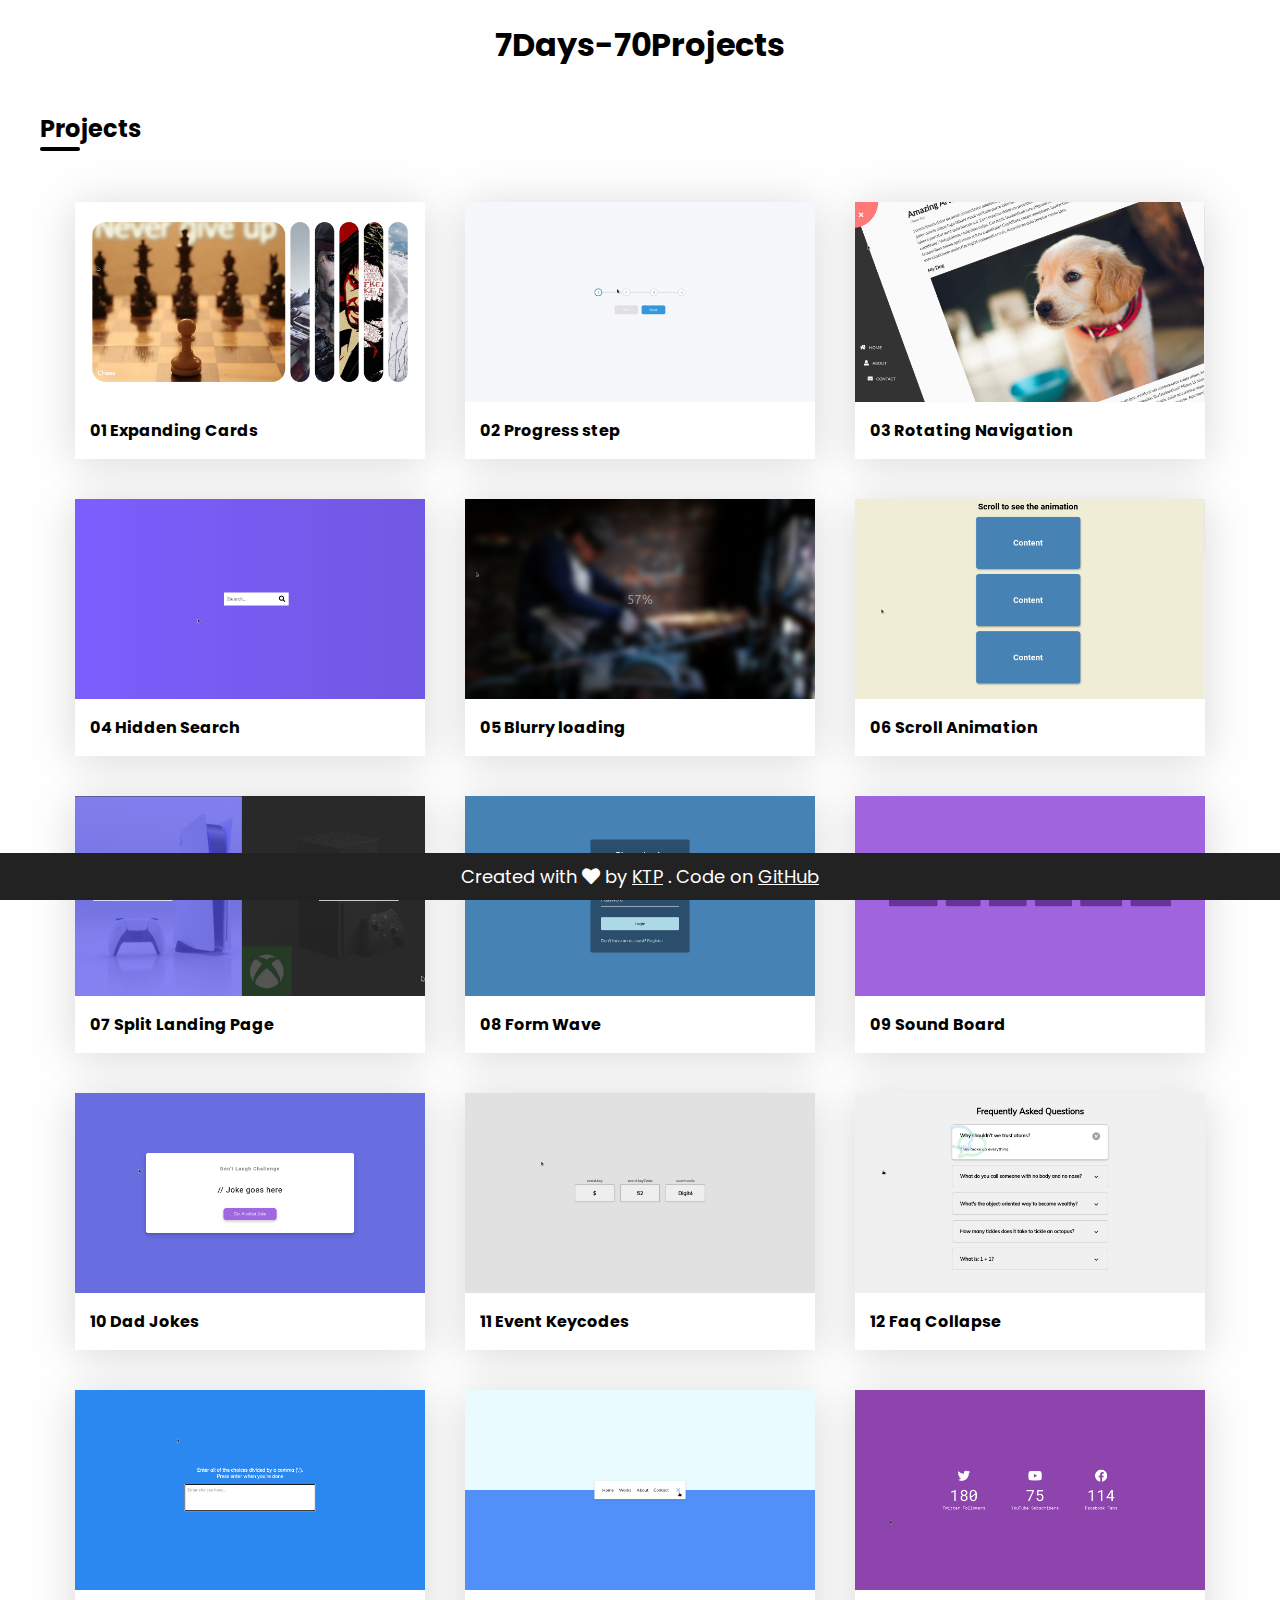
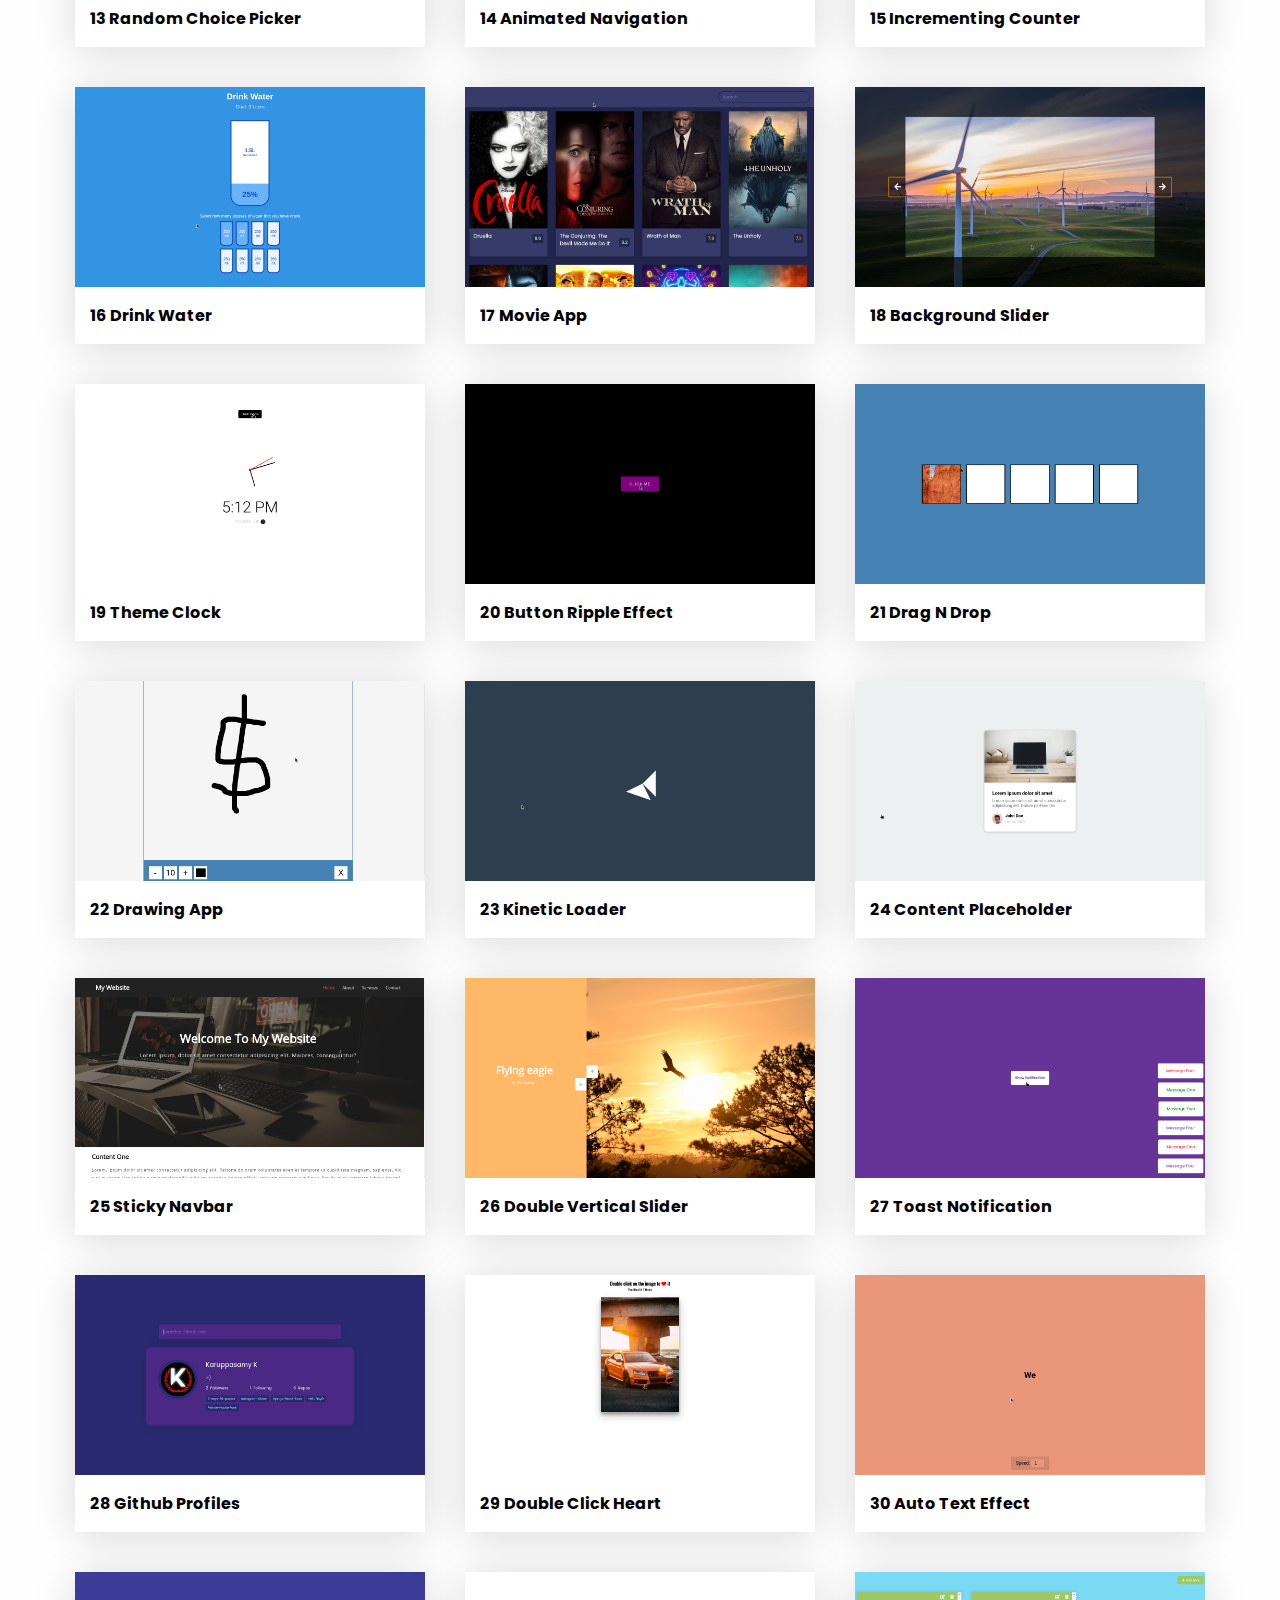
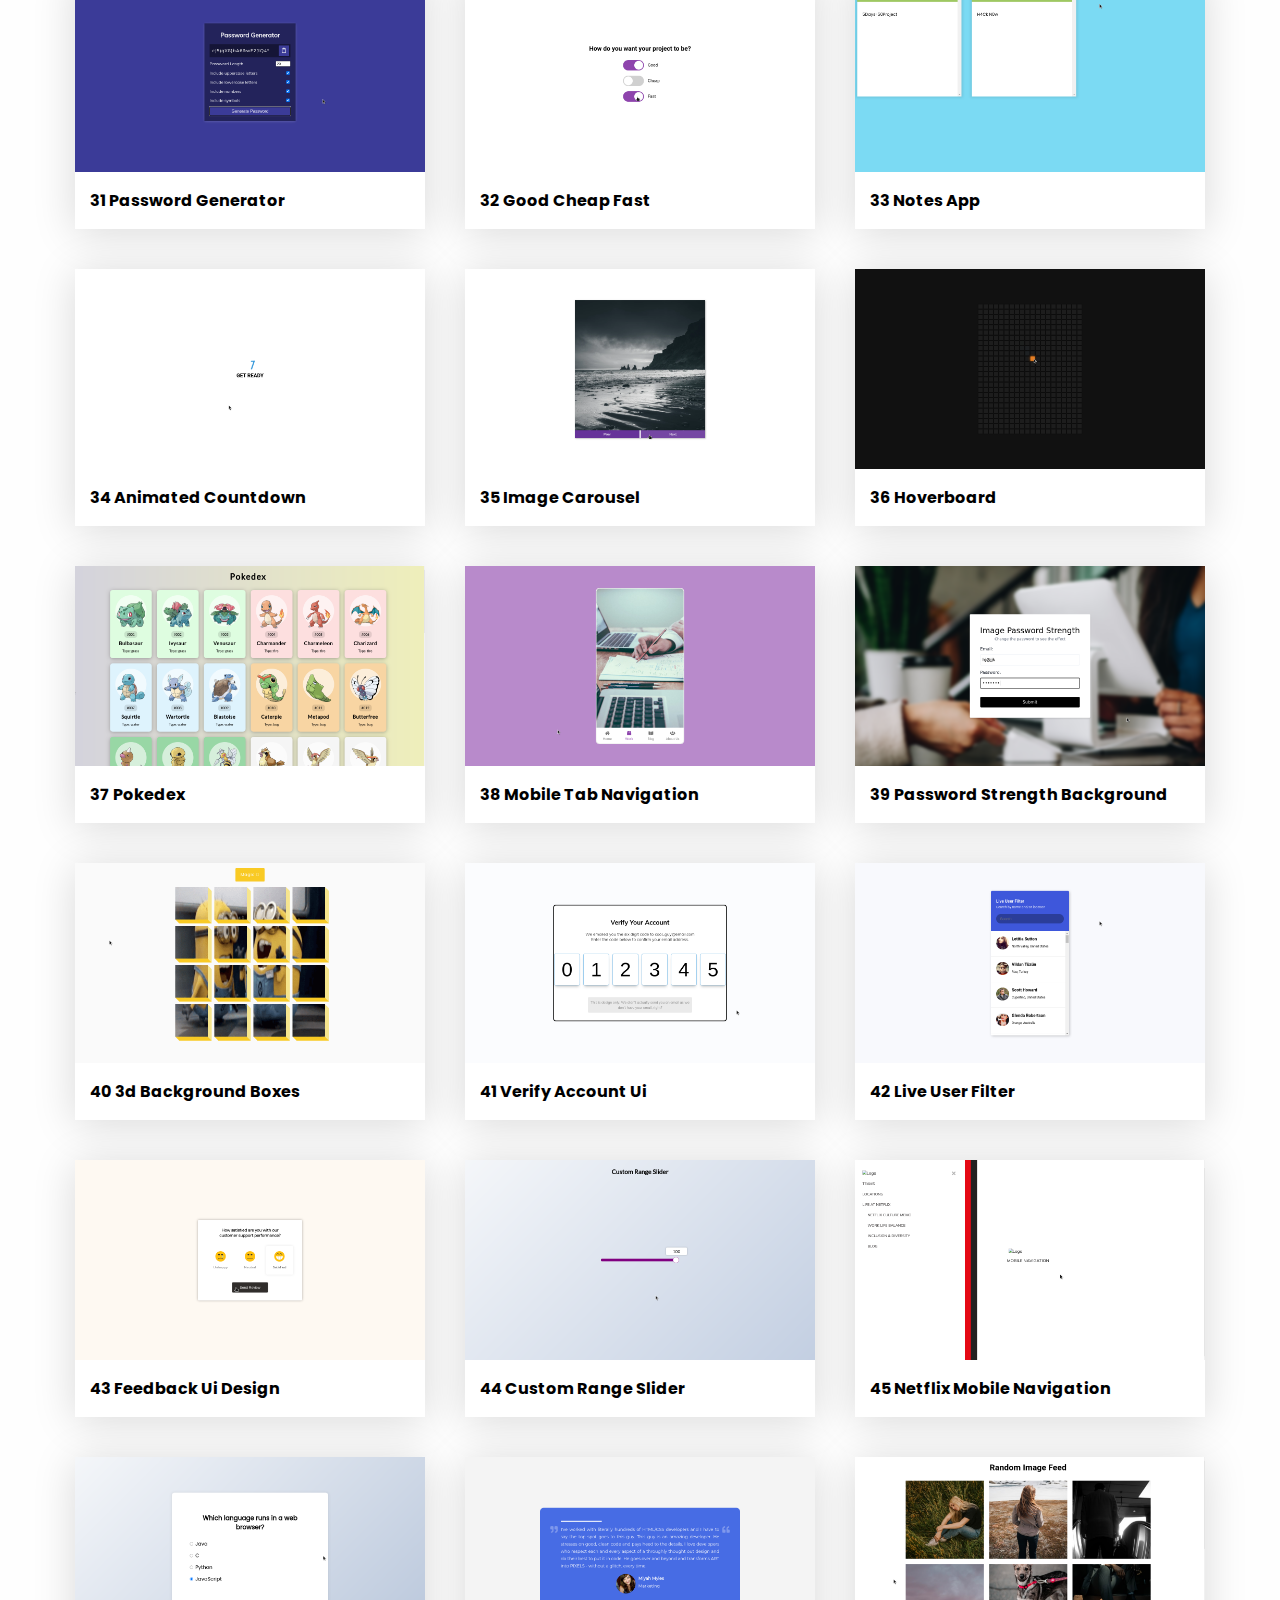
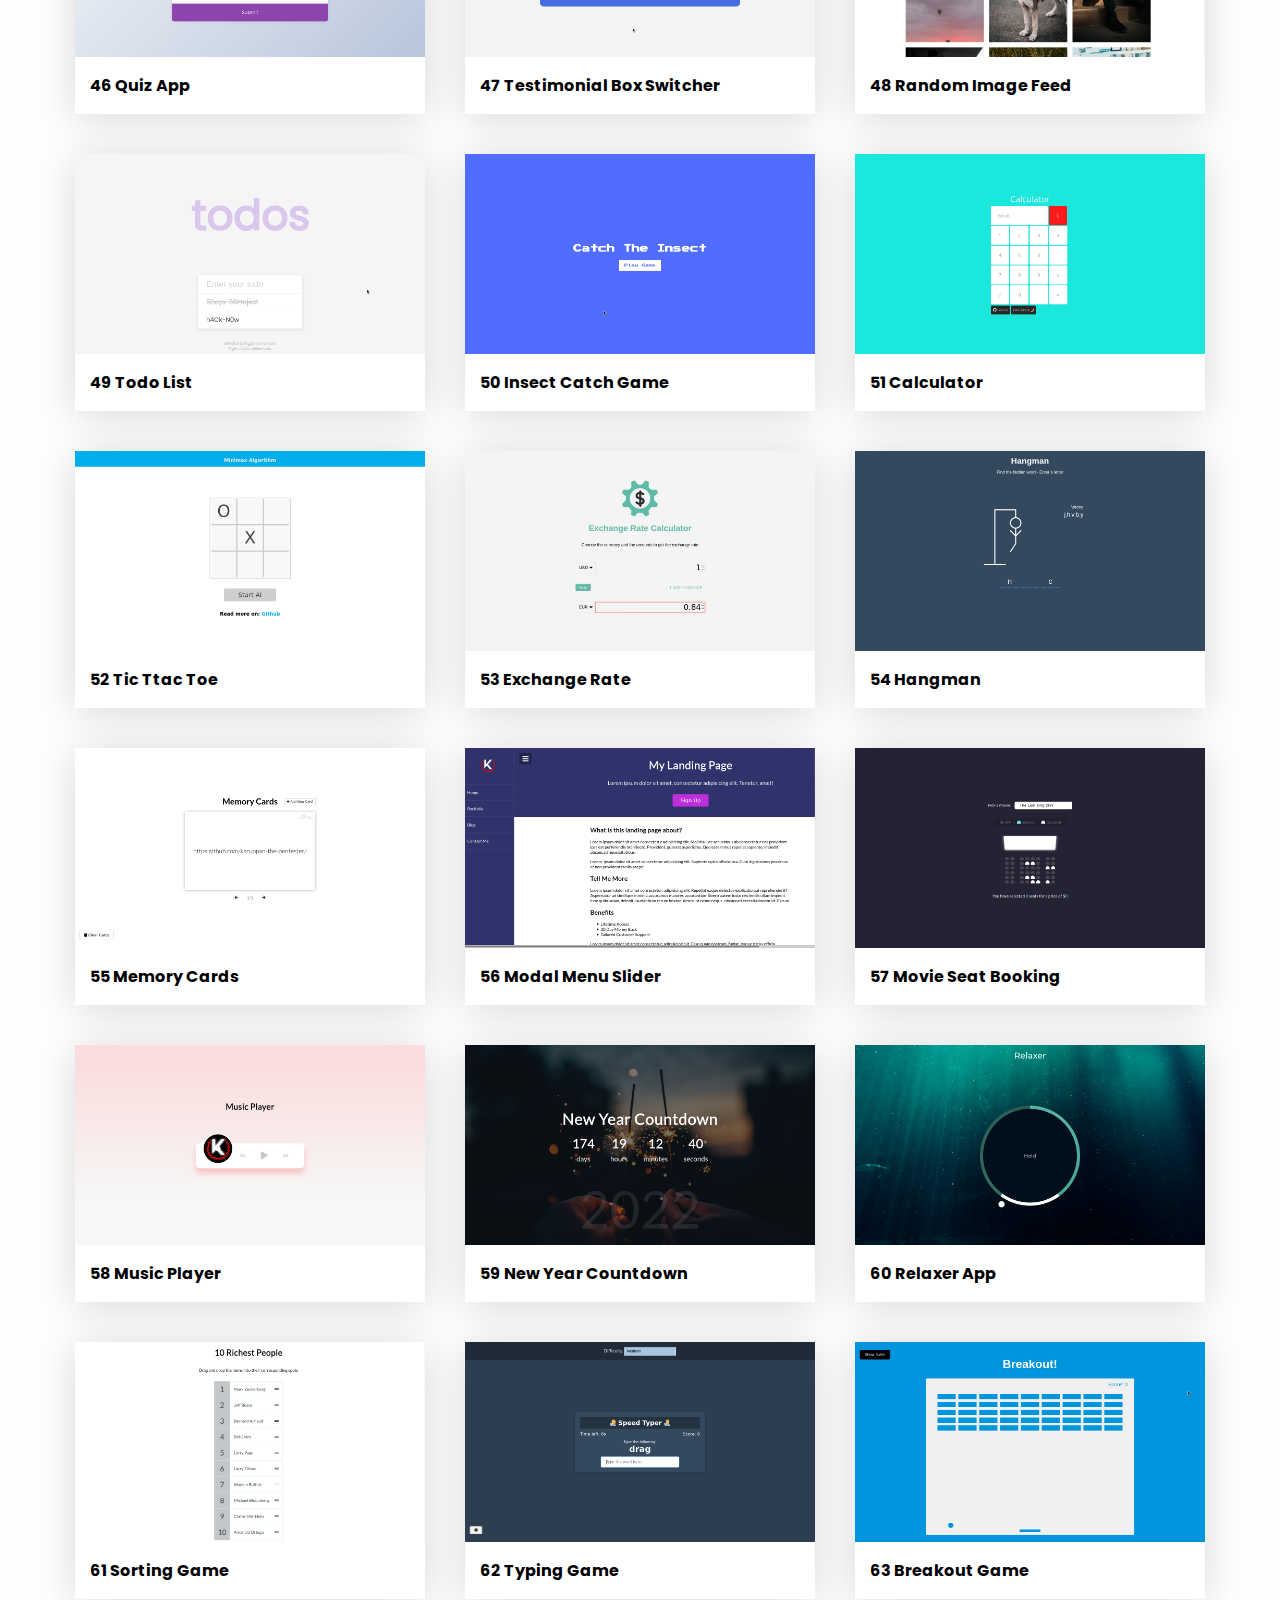
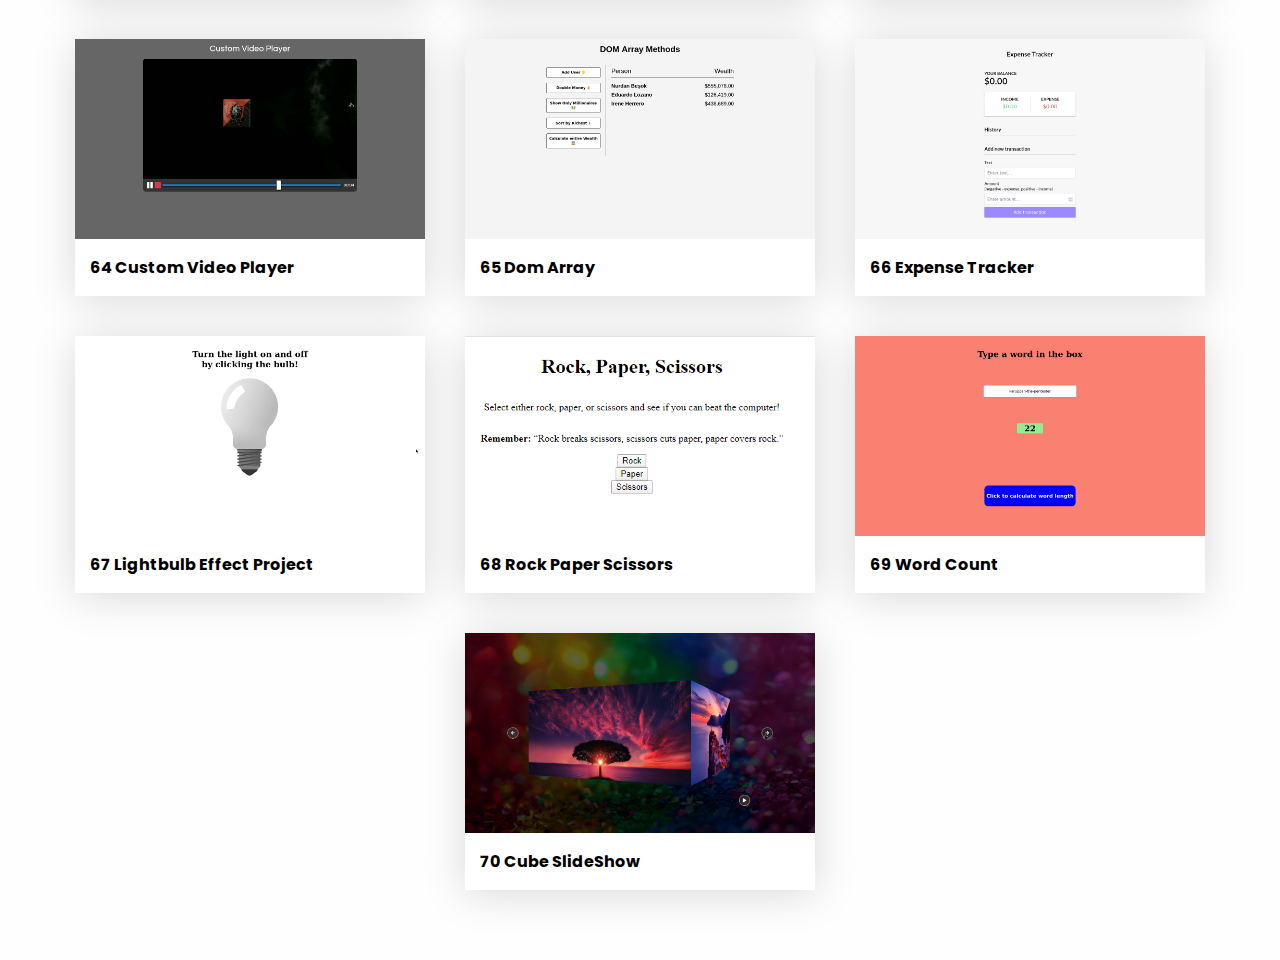
<file: index.html>
<!DOCTYPE html>
<html lang="en">

<head>
    <meta charset="UTF-8" />
    <meta name="viewport" content="width=device-width, initial-scale=1.0" />
    <title>7Days-70Projects</title>
    <link rel="shortcut icon" href="https://avatars.githubusercontent.com/u/75080347?v=4" type="image/x-icon">
    <link rel="stylesheet" href="https://cdnjs.cloudflare.com/ajax/libs/font-awesome/5.12.1/css/all.min.css" />
    <link rel="stylesheet" href="./style.css" />
</head>

<body>
    <div class="container">
        <h1>7Days-70Projects</h1>

        <h2>Projects</h2>
        <ul id="list"></ul>
    </div>

    <footer>
        Created with
        <i class="fas fa-heart"></i> by
        <a target="_blank" href="https://www.instagram.com/karuppan_the_pentester">KTP</a> . Code on
        <a target="_blank" href="https://github.com/karuppan-the-pentester/5-days-50-project">
				GitHub
			</a>
    </footer>
    <script src="./script.js"></script>
</body>

</html>
</file>
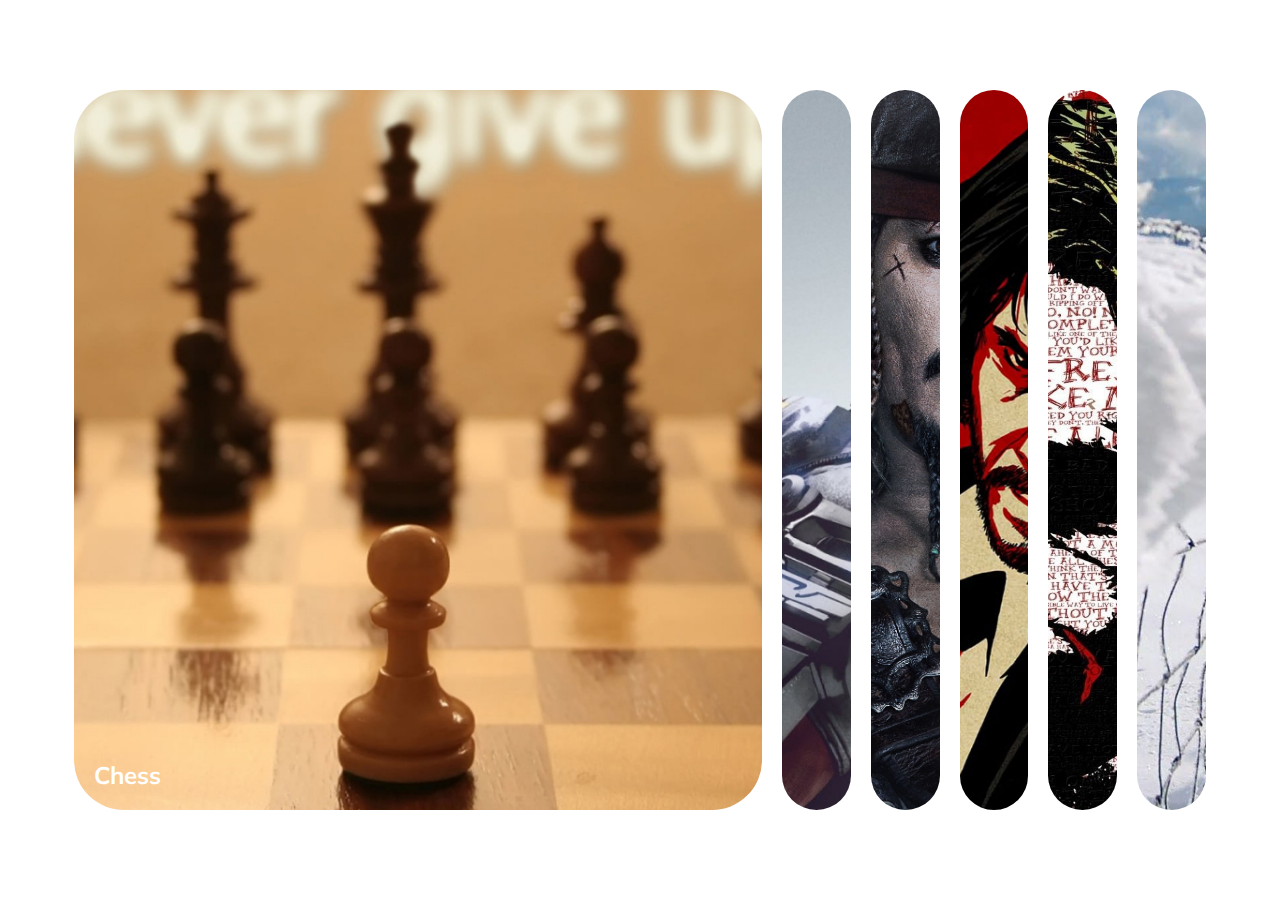
<file: 01-Expanding Cards/index.html>
<!DOCTYPE html>
<html lang="en">

<head>
    <meta charset="UTF-8">
    <meta http-equiv="X-UA-Compatible" content="IE=edge">
    <meta name="viewport" content="width=device-width, initial-scale=1.0">
    <link rel="stylesheet" href="style.css">
    <title>01-Expanding Cards</title>
</head>

<body>
    <div class="container">

        <div class="panel active" style="background-image: url(img/Chess.jpg);">
            <h3>Chess</h3>
        </div>

        <div class="panel " style="background-image: url(img/Deadpool.jpg);">
            <h3>Deadpool</h3>
        </div>

        <div class="panel " style="background-image: url(img/Jack_Sparrow.jpg);">
            <h3>Jack Sparrow</h3>
        </div>

        <div class="panel " style="background-image: url(img/John_Wick.jpg);">
            <h3>John Wick</h3>
        </div>

        <div class="panel " style="background-image: url(img/Joker.jpg);">
            <h3>Joker</h3>
        </div>

        <div class="panel " style="background-image: url(img/Snow.jpg);">
            <h3>Snow</h3>
        </div>

    </div>
    <script src="script.js"></script>

</body>

</html>
</file>
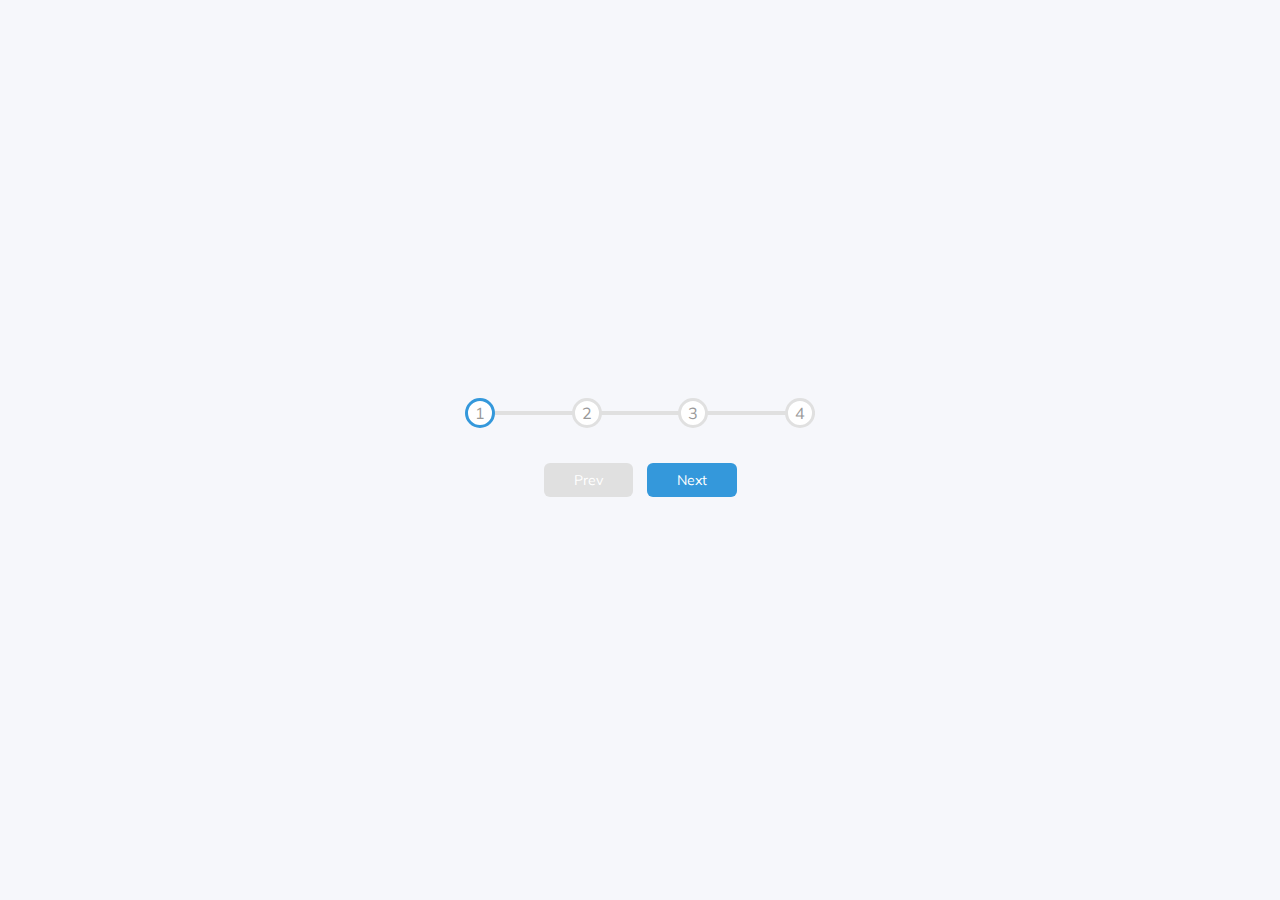
<file: 02-Progress step/index.html>
<!DOCTYPE html>
<html lang="en">

<head>
    <meta charset="UTF-8" />
    <meta name="viewport" content="width=device-width, initial-scale=1.0" />
    <link rel="stylesheet" href="style.css" />
    <title>02-Progress Steps</title>
</head>

<body>
    <div class="container">
        <div class="progress-container">
            <div class="progress" id="progress"></div>
            <div class="circle active">1</div>
            <div class="circle">2</div>
            <div class="circle">3</div>
            <div class="circle">4</div>
        </div>

        <button class="btn" id="prev" disabled>Prev</button>
        <button class="btn" id="next">Next</button>
    </div>
    <script src="script.js"></script>
</body>

</html>
</file>
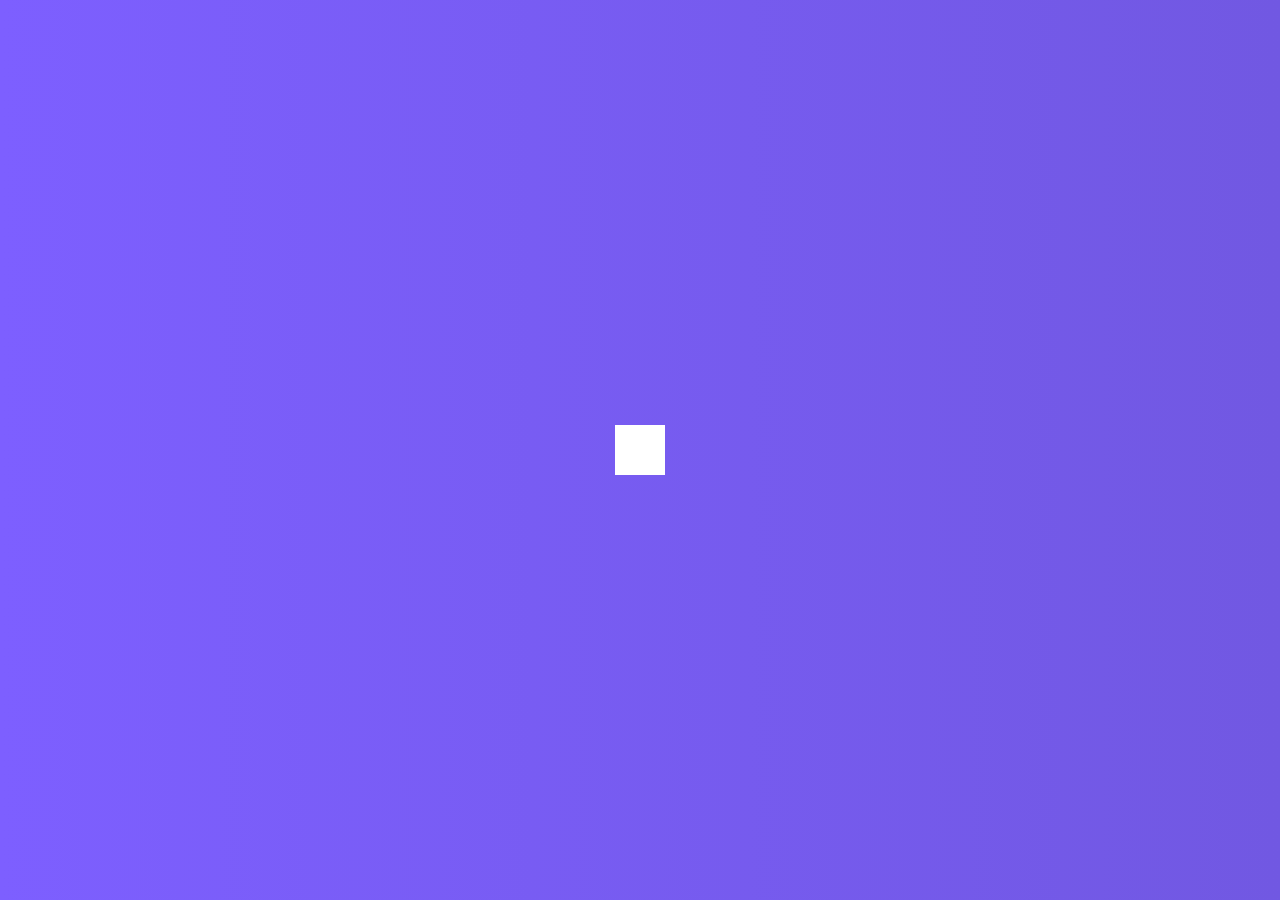
<file: 04-Hidden Search/index.html>
<!DOCTYPE html>
<html lang="en">
  <head>
    <meta charset="UTF-8" />
    <meta name="viewport" content="width=device-width, initial-scale=1.0" />
    <link rel="stylesheet" href="https://cdnjs.cloudflare.com/ajax/libs/font-awesome/5.14.0/css/all.min.css" integrity="sha512-1PKOgIY59xJ8Co8+NE6FZ+LOAZKjy+KY8iq0G4B3CyeY6wYHN3yt9PW0XpSriVlkMXe40PTKnXrLnZ9+fkDaog==" crossorigin="anonymous" />
    <link rel="stylesheet" href="style.css" />
    <title>Hidden Search</title>
  </head>
  <body>
    <div class="search">
      <input type="text" class="input" placeholder="Search...">
      <button class="btn">
        <i class="fas fa-search"></i>
      </button>
    </div>
    <script src="script.js"></script>
  </body>
</html>
</file>
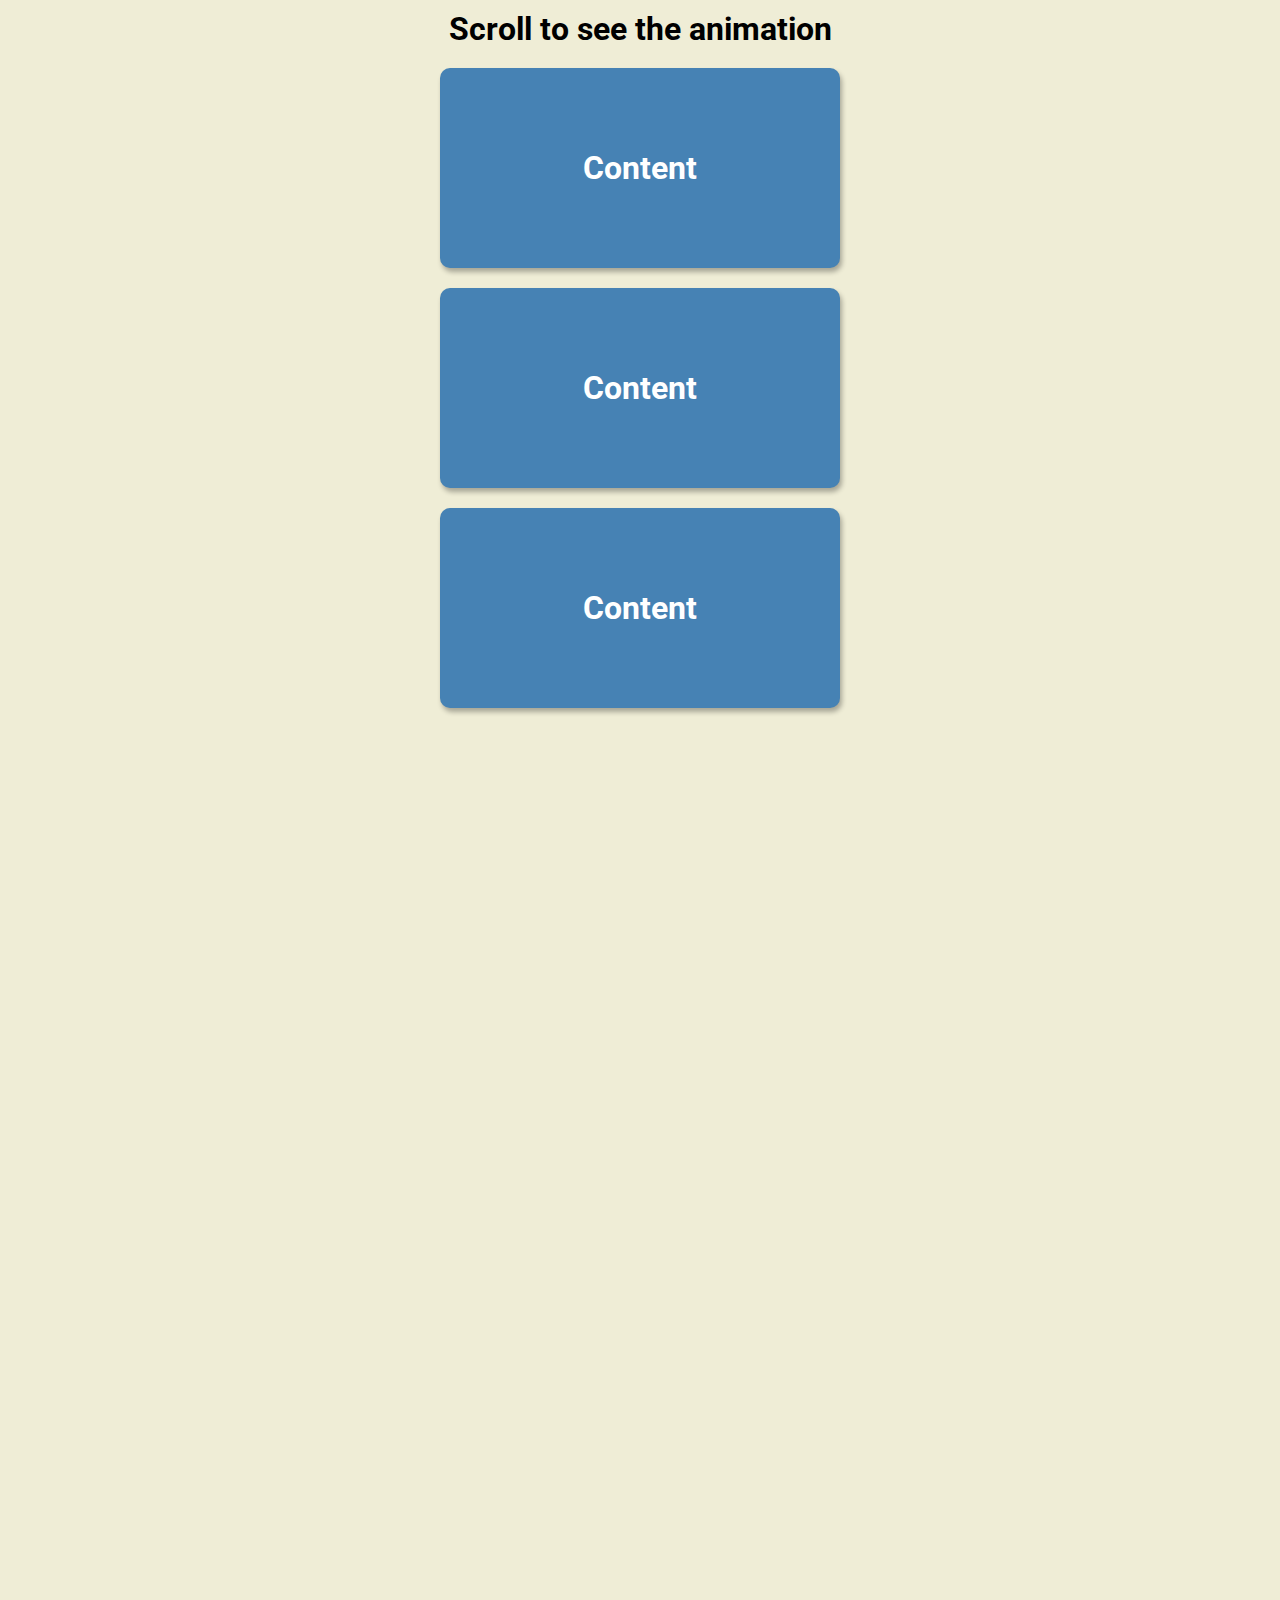
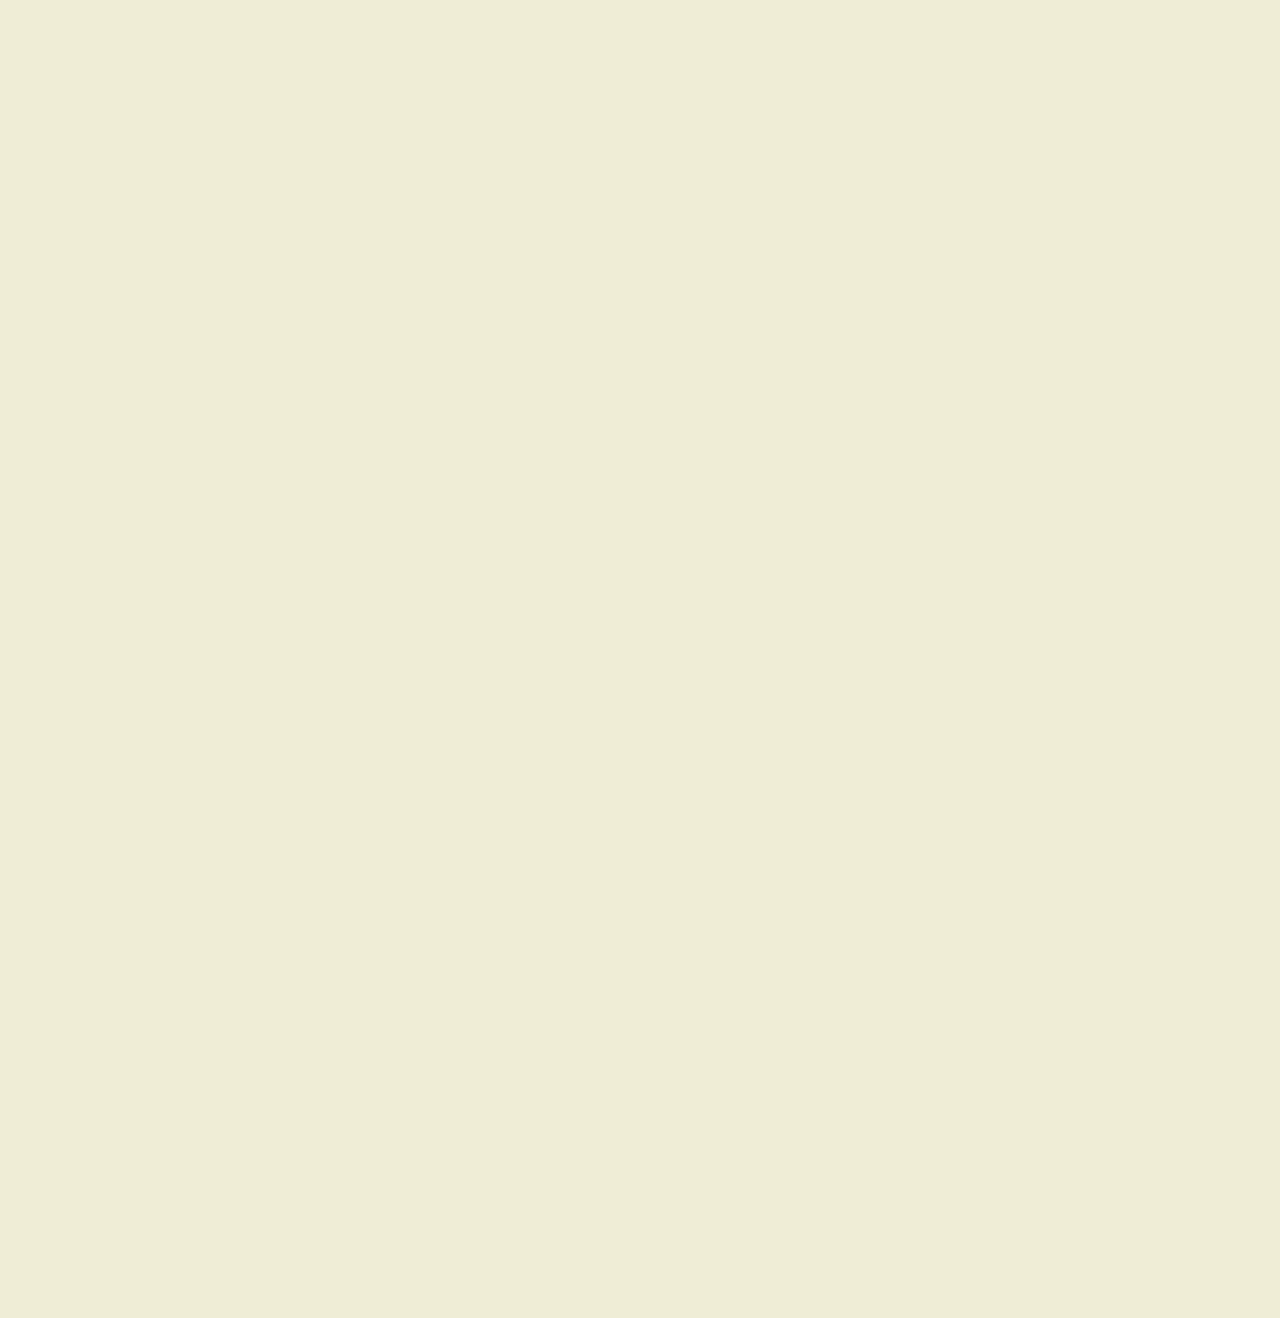
<file: 06-Scroll Animation/index.html>
<!DOCTYPE html>
<html lang="en">

<head>
    <meta charset="UTF-8" />
    <meta name="viewport" content="width=device-width, initial-scale=1.0" />
    <link rel="stylesheet" href="style.css" />
    <title>Scroll Animation</title>
</head>

<body>
    <h1>Scroll to see the animation</h1>
    <div class="box">
        <h1>Content</h1>
    </div>
    <div class="box">
        <h1>Content</h1>
    </div>
    <div class="box">
        <h1>Content</h1>
    </div>
    <div class="box">
        <h1>Content</h1>
    </div>
    <div class="box">
        <h1>Content</h1>
    </div>
    <div class="box">
        <h1>Content</h1>
    </div>
    <div class="box">
        <h1>Content</h1>
    </div>
    <div class="box">
        <h1>Content</h1>
    </div>
    <div class="box">
        <h1>Content</h1>
    </div>
    <div class="box">
        <h1>Content</h1>
    </div>
    <div class="box">
        <h1>Content</h1>
    </div>
    <div class="box">
        <h1>Content</h1>
    </div>
    <div class="box">
        <h1>Content</h1>
    </div>
    <script src="script.js"></script>
</body>

</html>
</file>
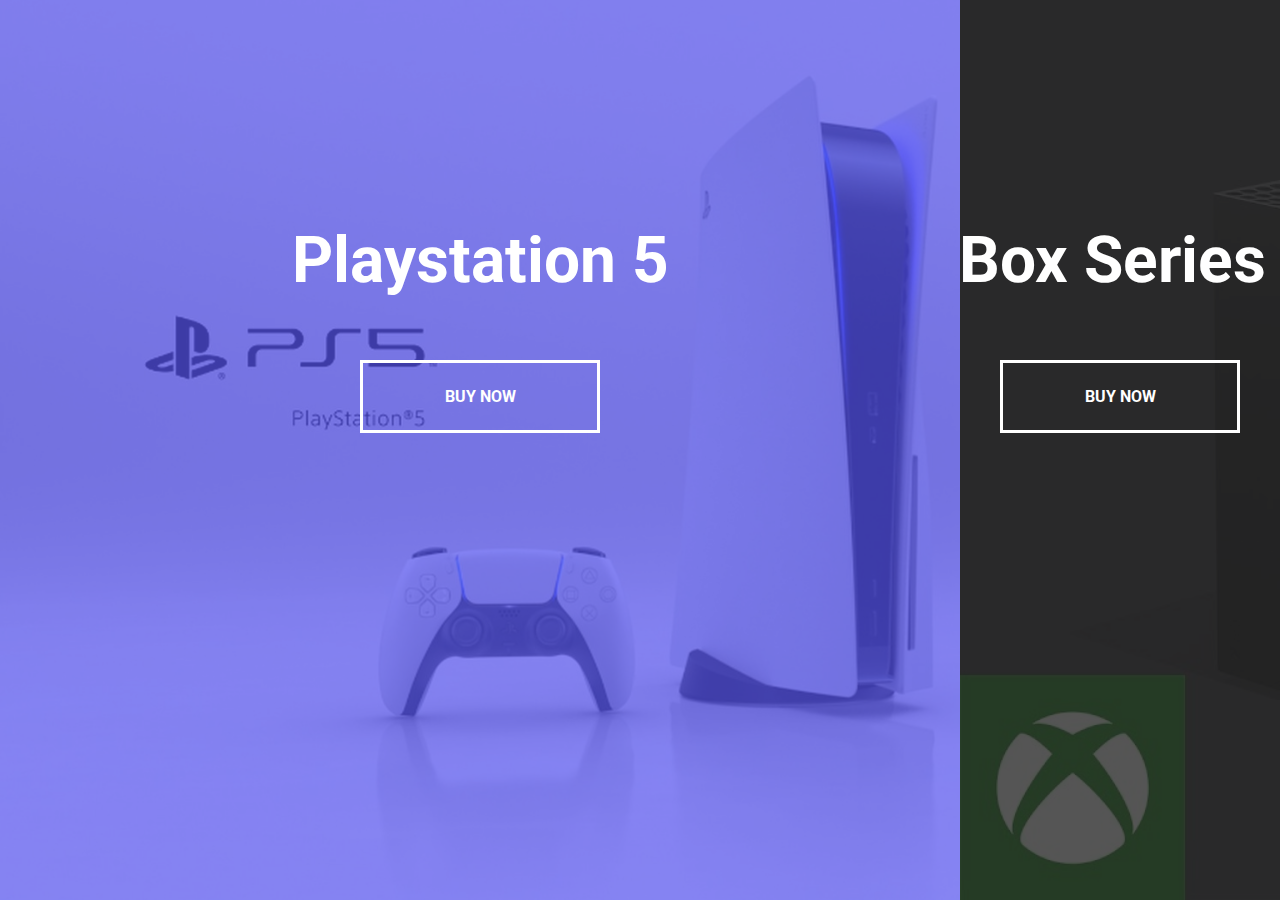
<file: 07-Split Landing Page/index.html>
<!DOCTYPE html>
<html lang="en">
  <head>
    <meta charset="UTF-8" />
    <meta name="viewport" content="width=device-width, initial-scale=1.0" />
    <link rel="stylesheet" href="style.css" />
    <title>Split Landing Page
    </title>
  </head>
  <body>
    <div class="container">
      <div class="split left">
        <h1>Playstation 5</h1>
        <a href="#" class="btn">Buy Now</a>
      </div>
      <div class="split right">
        <h1>XBox Series X</h1>
        <a href="#" class="btn">Buy Now</a>
      </div>
    </div>

    <script src="script.js"></script>
  </body>
</html>
</file>
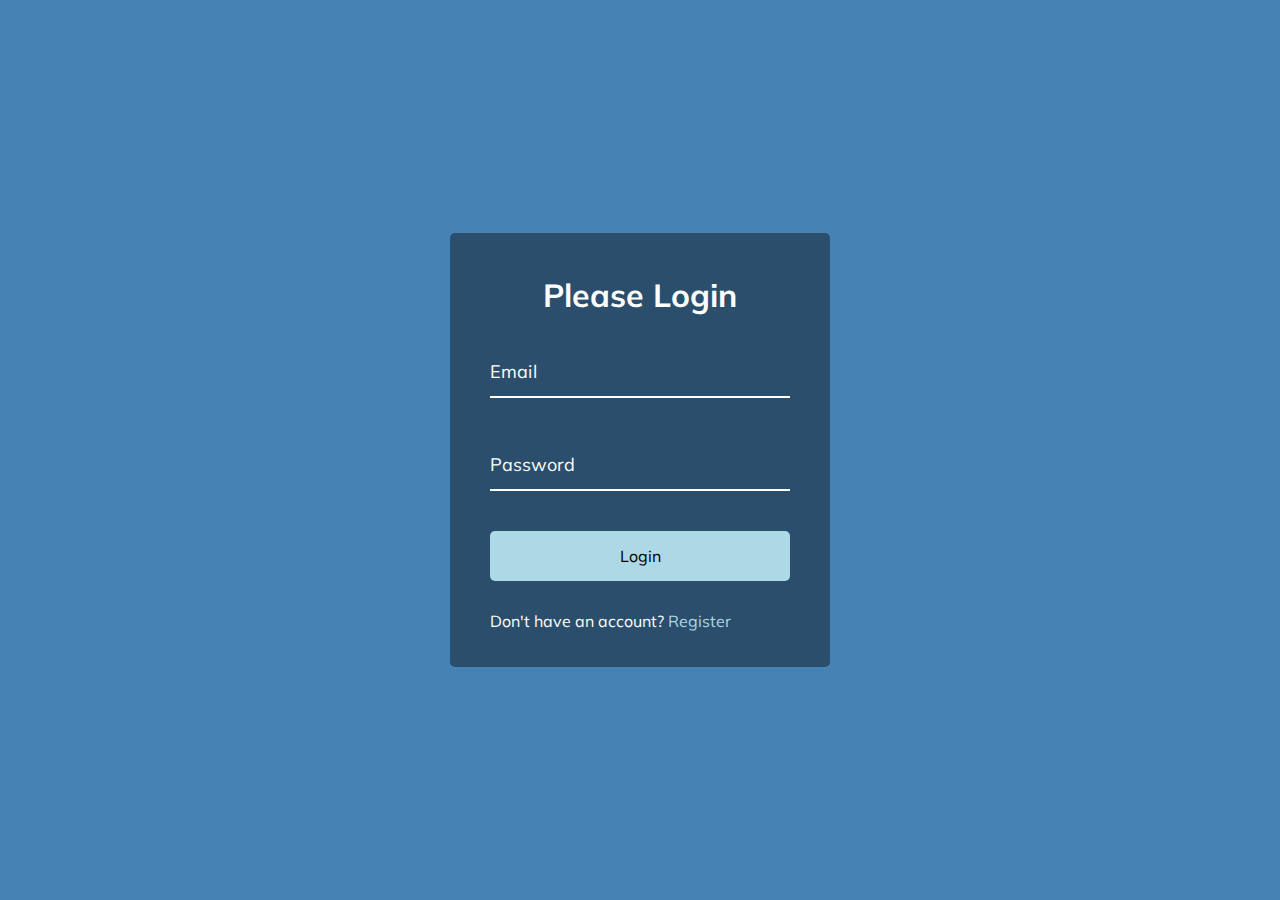
<file: 08-Form Wave/index.html>
<!DOCTYPE html>
<html lang="en">
  <head>
    <meta charset="UTF-8" />
    <meta name="viewport" content="width=device-width, initial-scale=1.0" />
    <link rel="stylesheet" href="style.css" />
    <title>Form Input Wave</title>
  </head>
  <body>
    <div class="container">
      <h1>Please Login</h1>
      <form>
        <div class="form-control">
          <input type="text" required>
          <label>Email</label>
          <!-- <label>
            <span style="transition-delay: 0ms">E</span>
              <span style="transition-delay: 50ms">m</span>
              <span style="transition-delay: 100ms">a</span>
              <span style="transition-delay: 150ms">i</span>
              <span style="transition-delay: 200ms">l</span>
        </label> -->
        </div>

        <div class="form-control">
          <input type="password" required>
          <label>Password</label>
        </div>

        <button class="btn">Login</button>

        <p class="text">Don't have an account? <a href="#">Register</a> </p>
      </form>
    </div>
    <script src="script.js"></script>
  </body>
</html>
</file>
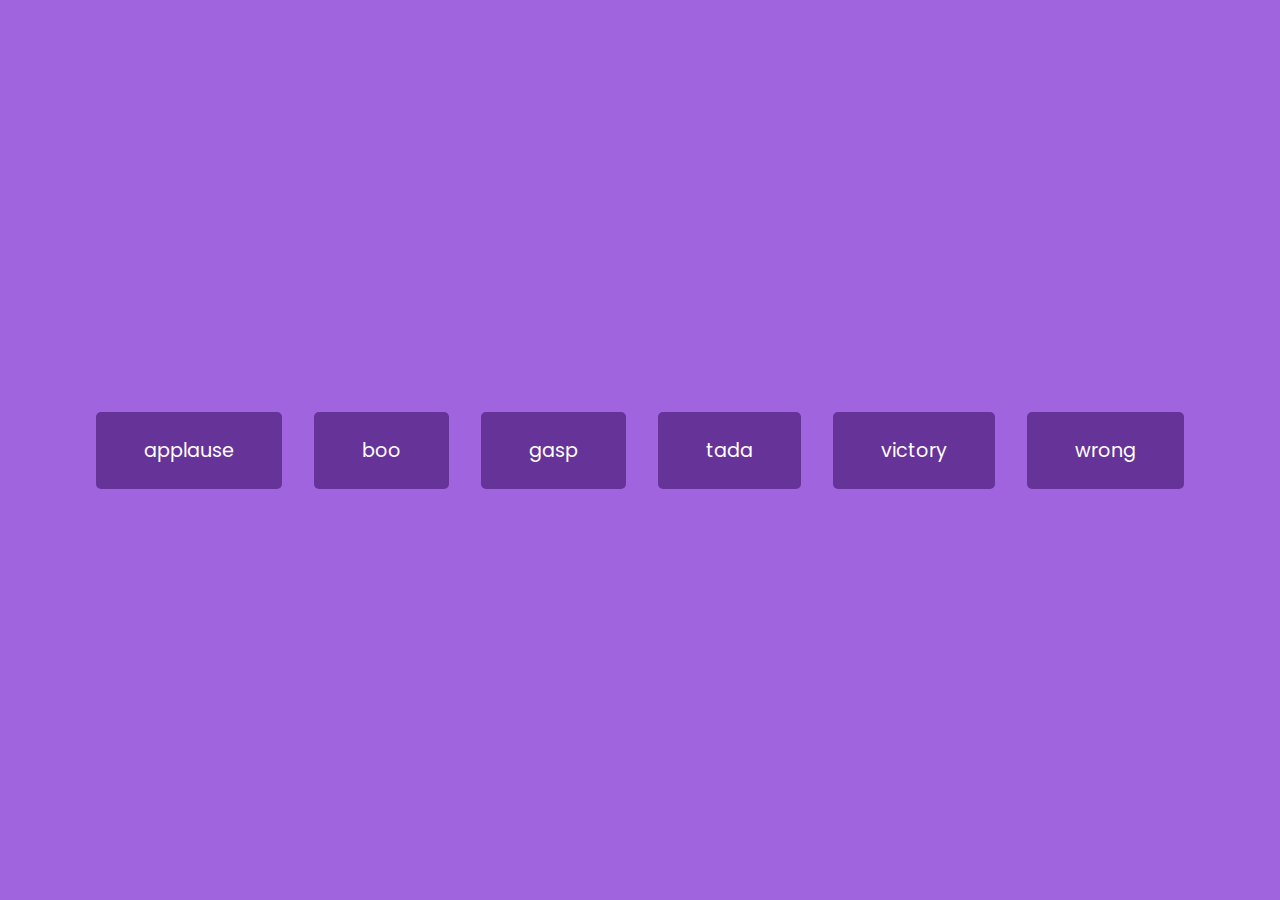
<file: 09-Sound Board/index.html>
<!DOCTYPE html>
<html lang="en">
  <head>
    <meta charset="UTF-8" />
    <meta name="viewport" content="width=device-width, initial-scale=1.0" />
    <link rel="stylesheet" href="style.css" />
    <title>Sound Board</title>
  </head>
  <body>
    <audio id="applause" src="sounds/applause.mp3"></audio>
    <audio id="boo" src="sounds/boo.mp3"></audio>
    <audio id="gasp" src="sounds/gasp.mp3"></audio>
    <audio id="tada" src="sounds/tada.mp3"></audio>
    <audio id="victory" src="sounds/victory.mp3"></audio>
    <audio id="wrong" src="sounds/wrong.mp3"></audio>

    <div id="buttons"></div>

    <script src="script.js"></script>
  </body>
</html>
</file>
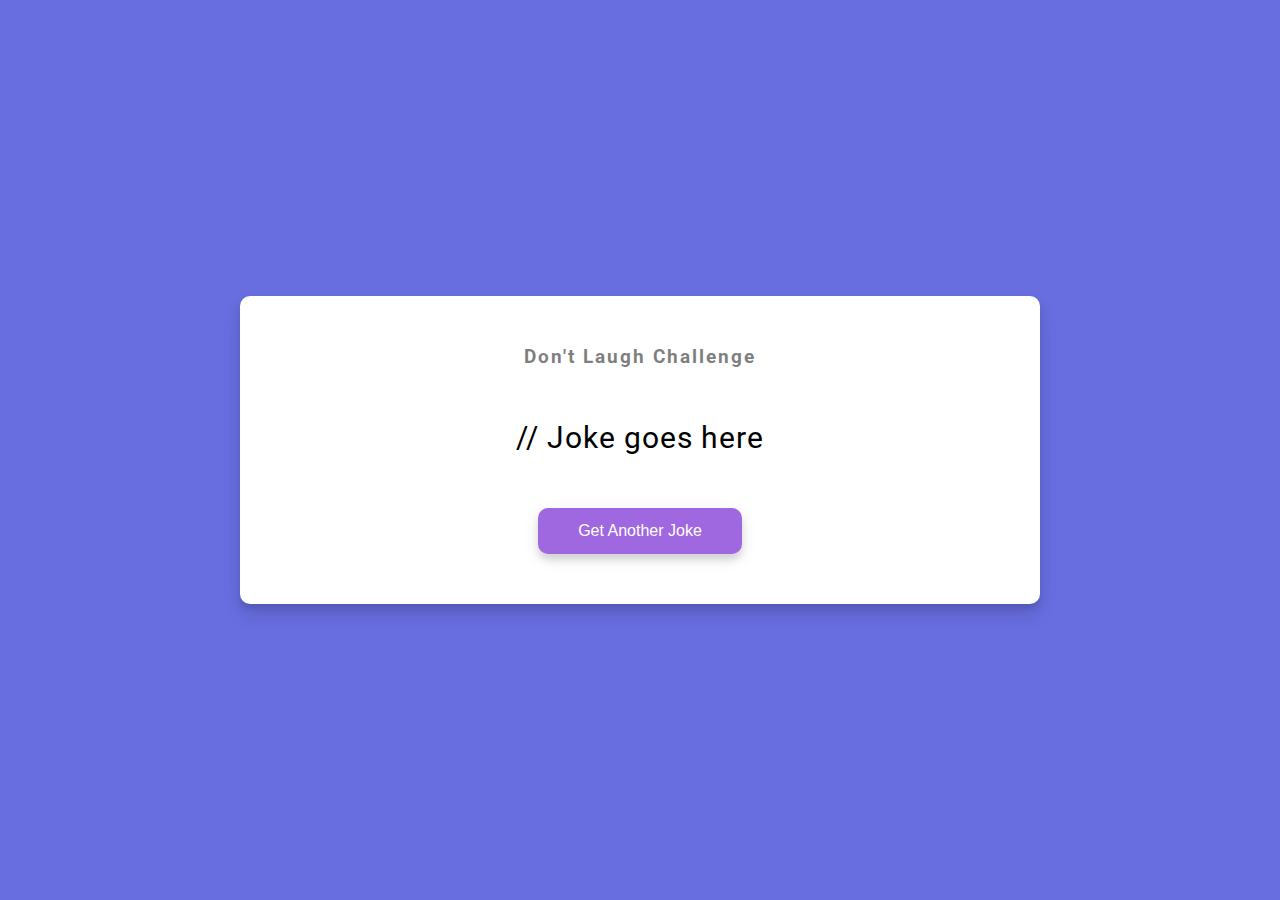
<file: 10-Dad Jokes/index.html>
<!DOCTYPE html>
<html lang="en">
  <head>
    <meta charset="UTF-8" />
    <meta name="viewport" content="width=device-width, initial-scale=1.0" />
    <link rel="stylesheet" href="style.css" />
    <title>Dad Jokes</title>
  </head>
  <body>
    <div class="container">
      <h3>Don't Laugh Challenge</h3>
      <div id="joke" class="joke">// Joke goes here</div>
      <button id="jokeBtn" class="btn">Get Another Joke</button>
    </div>
    <script src="script.js"></script>
  </body>
</html>
</file>
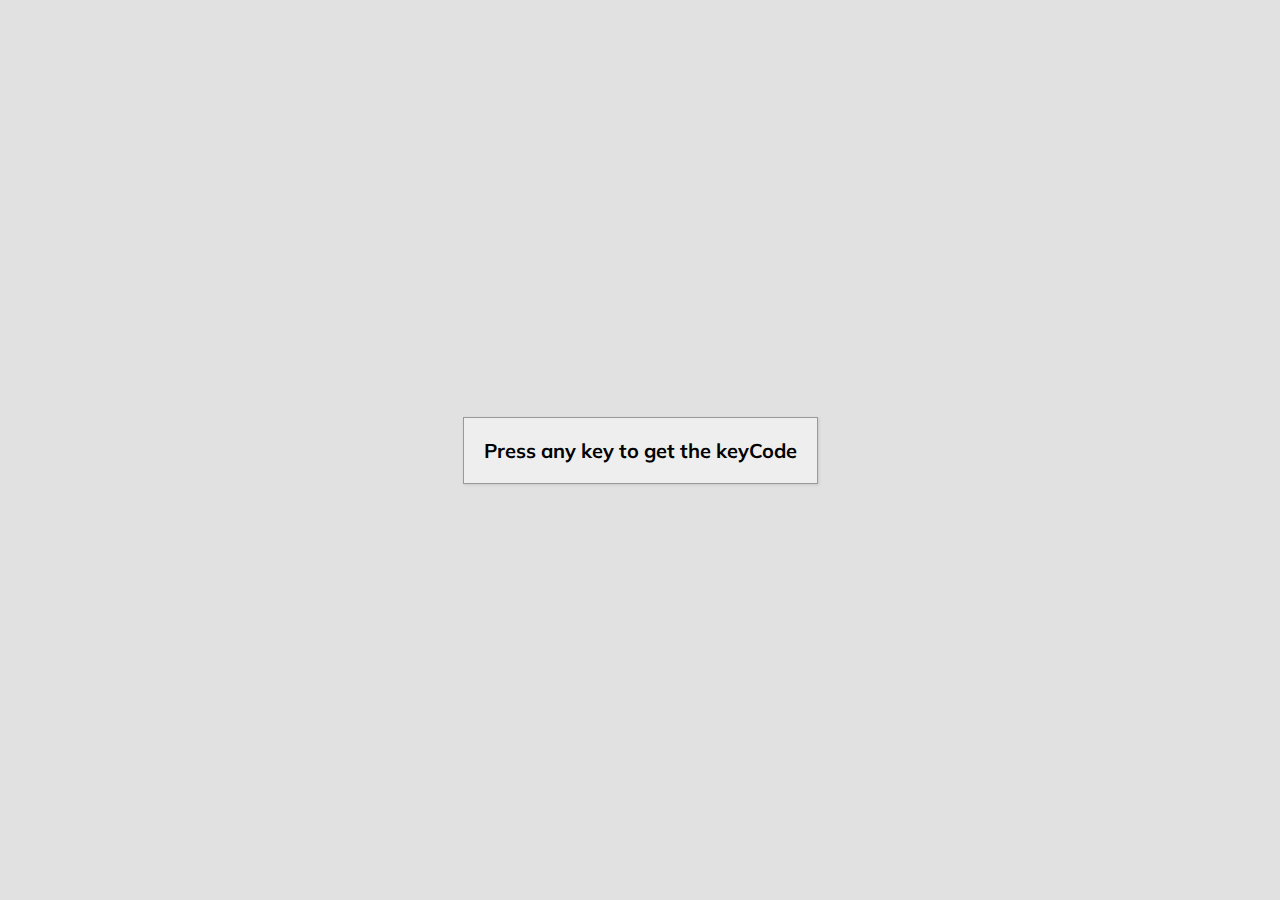
<file: 11-Event Keycodes/index.html>
<!DOCTYPE html>
<html lang="en">
  <head>
    <meta charset="UTF-8" />
    <meta name="viewport" content="width=device-width, initial-scale=1.0" />
    <link rel="stylesheet" href="style.css" />
    <title>Event KeyCodes</title>
  </head>
  <body>
    <div id="insert">
      <div class="key">
        Press any key to get the keyCode
      </div>
    </div>
    <script src="script.js"></script>
  </body>
</html>
</file>
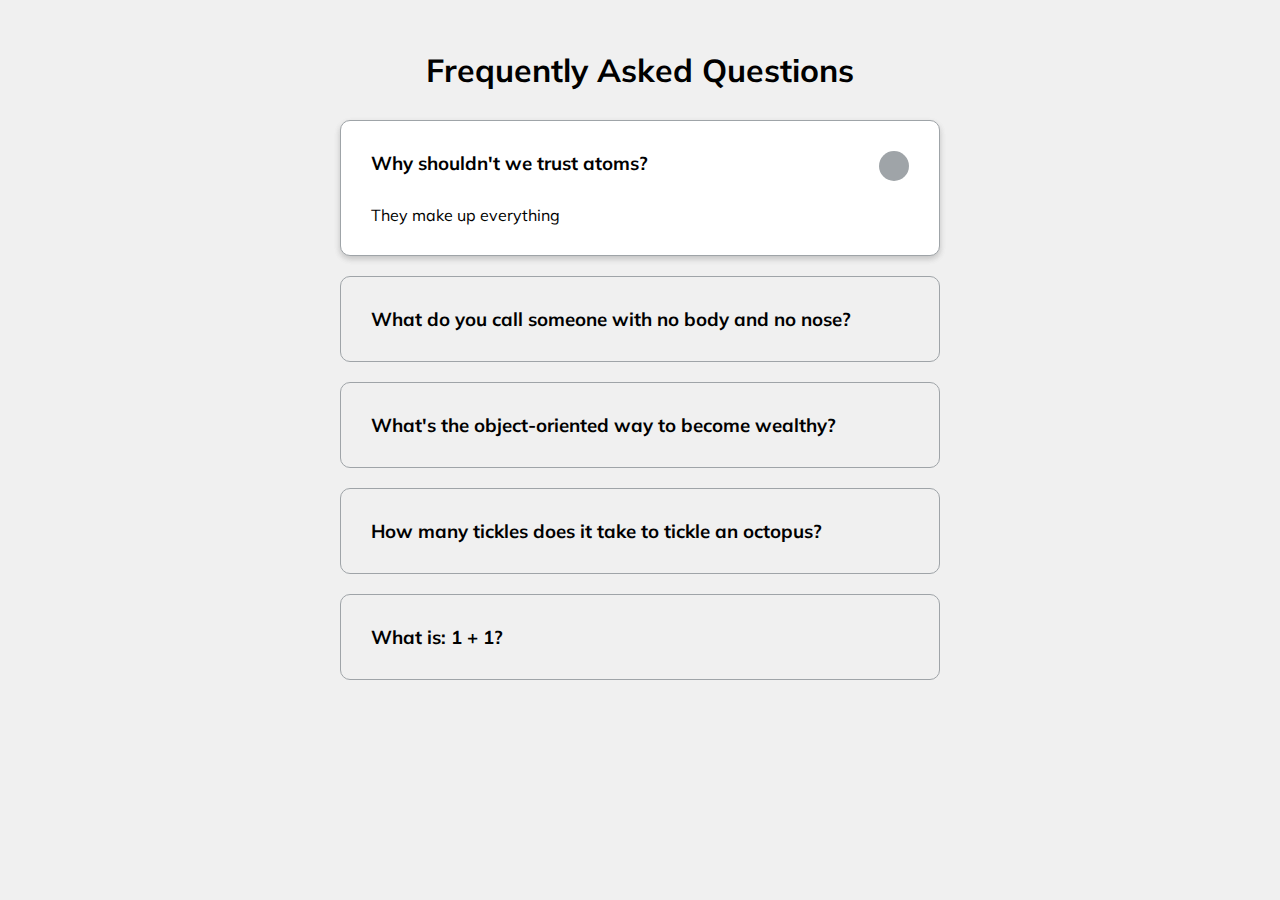
<file: 12-Faq Collapse/index.html>
<!DOCTYPE html>
<html lang="en">
  <head>
    <meta charset="UTF-8" />
    <meta name="viewport" content="width=device-width, initial-scale=1.0" />
    <link rel="stylesheet" href="https://cdnjs.cloudflare.com/ajax/libs/font-awesome/5.14.0/css/all.min.css" integrity="sha512-1PKOgIY59xJ8Co8+NE6FZ+LOAZKjy+KY8iq0G4B3CyeY6wYHN3yt9PW0XpSriVlkMXe40PTKnXrLnZ9+fkDaog==" crossorigin="anonymous" />
    <link rel="stylesheet" href="style.css" />
    <title>FAQ</title>
  </head>
  <body>
    <h1>Frequently Asked Questions</h1>
    <div class="faq-container">
      <div class="faq active">
        <h3 class="faq-title">
          Why shouldn't we trust atoms?
        </h3>

        <p class="faq-text">
          They make up everything
        </p>

        <button class="faq-toggle">
          <i class="fas fa-chevron-down"></i>
          <i class="fas fa-times"></i>
        </button>
      </div>

      <div class="faq">
        <h3 class="faq-title">
          What do you call someone with no body and no nose?
        </h3>
        <p class="faq-text">
          Nobody knows.
        </p>
        <button class="faq-toggle">
          <i class="fas fa-chevron-down"></i>
          <i class="fas fa-times"></i>
        </button>
      </div>
      
      <div class="faq">
        <h3 class="faq-title">
          What's the object-oriented way to become wealthy?
        </h3>
        <p class="faq-text">
          Inheritance.
        </p>
        <button class="faq-toggle">
          <i class="fas fa-chevron-down"></i>
          <i class="fas fa-times"></i>
        </button>
      </div>
      
      <div class="faq">
        <h3 class="faq-title">
          How many tickles does it take to tickle an octopus?
        </h3>
        <p class="faq-text">
          Ten-tickles!
        </p>
        <button class="faq-toggle">
          <i class="fas fa-chevron-down"></i>
          <i class="fas fa-times"></i>
        </button>
      </div>
      
      <div class="faq">
        <h3 class="faq-title">
          What is: 1 + 1?
        </h3>
        <p class="faq-text">
          Depends on who are you asking.
        </p>
        <button class="faq-toggle">
          <i class="fas fa-chevron-down"></i>
          <i class="fas fa-times"></i>
        </button>
      </div>
    </div>
    <script src="script.js"></script>
  </body>
</html>
</file>
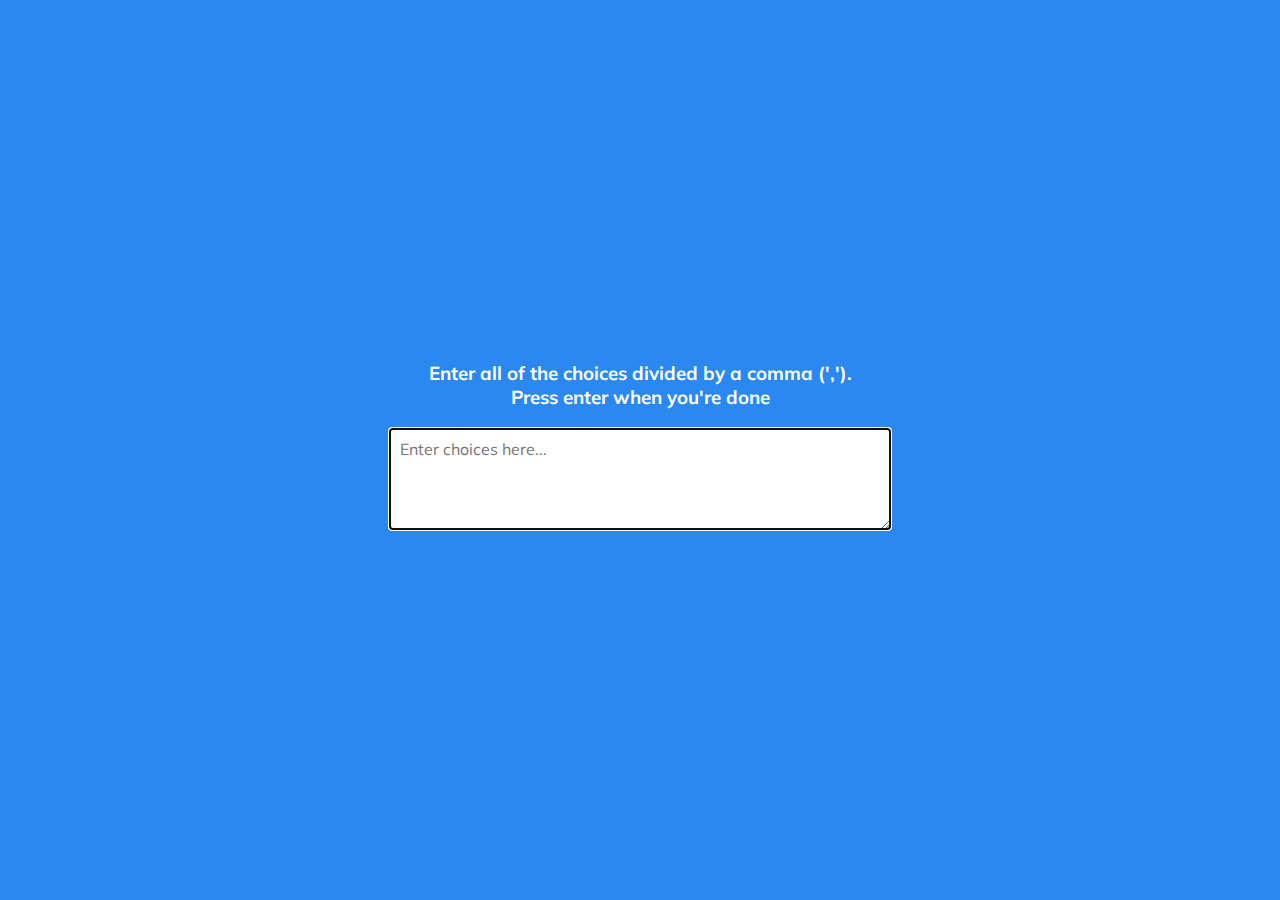
<file: 13-Random Choice Picker/index.html>
<!DOCTYPE html>
<html lang="en">
  <head>
    <meta charset="UTF-8" />
    <meta name="viewport" content="width=device-width, initial-scale=1.0" />
    <link rel="stylesheet" href="style.css" />
    <title>Random Choice Picker</title>
  </head>
  <body>
    <div class="container">
      <h3>Enter all of the choices divided by a comma (','). <br> Press enter when you're done</h3>
      <textarea placeholder="Enter choices here..." id="textarea"></textarea>

      <div id="tags"></div>
    </div>

    <script src="script.js"></script>
  </body>
</html>
</file>
<file: style.css>
@import url('https://fonts.googleapis.com/css?family=Poppins:300,500&display=swap');
* {
    box-sizing: border-box;
}

body {
    background: #fefefe;
    font-family: 'Poppins', sans-serif;
    margin-bottom: 50px;
}

.container {
    width: 1200px;
    margin: auto;
    max-width: 100%;
}

h1 {
    text-align: center;
}

h2 {
    position: relative;
    display: inline-block;
    cursor: pointer;
}

h2::after {
    content: "";
    background-color: #000;
    border-radius: 10px;
    position: absolute;
    bottom: -5px;
    left: 0;
    height: 4px;
    width: 40px;
    transition: all 0.4s ease;
}

h2:hover::after {
    width: 100px;
}

ul {
    display: flex;
    flex-wrap: wrap;
    justify-content: center;
    list-style-type: none;
    padding: 0;
}

ul li {
    background-color: #fff;
    box-shadow: 0px 4px 40px 0px rgba(0, 0, 0, 0.15);
    margin: 20px;
    width: 350px;
}

ul li a {
    color: #000;
    text-decoration: none;
}

ul li img {
    display: block;
    object-fit: cover;
    margin-bottom: 15px;
    transition: transform 0.3s ease;
    height: 200px;
    width: 350px;
}

ul li p {
    font-weight: bold;
    padding: 0 15px;
}

.links-container {
    padding: 15px;
    margin-top: 40px;
}

.links-container a:hover {
    transform: scale(1.2);
}

.time {
    padding-left: 50px;
    text-color: red;
}

footer {
    background-color: #222;
    color: #fff;
    font-size: 18px;
    position: fixed;
    bottom: 0;
    left: 0;
    padding: 10px;
    width: 100%;
    text-align: center;
}

footer a {
    color: #fff;
}
</file>
<file: 01-Expanding Cards/style.css>
@import url("https://fonts.googleapis.com/css?family=Muli&display=swap");
* {
    box-sizing: border-box;
}

body {
    font-family: 'Muli', sans-serif;
    font: optional;
    display: flex;
    align-items: center;
    justify-content: center;
    height: 100vh;
    overflow: hidden;
    margin: 0;
}

.container {
    display: flex;
    width: 90vw;
}

.panel {
    background-size: auto 100%;
    background-position: center;
    background-repeat: no-repeat;
    border-radius: 50px;
    height: 80vh;
    color: #fff;
    cursor: pointer;
    flex: 0.5;
    margin: 10px;
    position: relative;
    transition: flex 0.7s ease-in;
}

.panel h3 {
    font-size: 24px;
    position: absolute;
    bottom: 20px;
    left: 20px;
    margin: 0;
    opacity: 0;
}

.panel.active {
    flex: 5;
}

.panel.active h3 {
    opacity: 1;
}

@media(max-width: 480px) {
    .container {
        width: 100vw;
    }
    .panel:nth-of-type(4),
    .panel:nth-of-type(5) {
        display: none;
    }
}
</file>
<file: 02-Progress step/style.css>
@import url('https://fonts.googleapis.com/css?family=Muli&display=swap');
:root {
    --line-border-fill: #3498db;
    --line-border-empty: #e0e0e0;
}

* {
    box-sizing: border-box;
}

body {
    background-color: #f6f7fb;
    font-family: 'Muli', sans-serif;
    display: flex;
    align-items: center;
    justify-content: center;
    height: 100vh;
    overflow: hidden;
    margin: 0;
}

.container {
    text-align: center;
}

.progress-container {
    display: flex;
    justify-content: space-between;
    position: relative;
    margin-bottom: 30px;
    max-width: 100%;
    width: 350px;
}

.progress-container::before {
    content: '';
    background-color: var(--line-border-empty);
    position: absolute;
    top: 50%;
    left: 0;
    transform: translateY(-50%);
    height: 4px;
    width: 100%;
    z-index: -1;
}

.progress {
    background-color: var(--line-border-fill);
    position: absolute;
    top: 50%;
    left: 0;
    transform: translateY(-50%);
    height: 4px;
    width: 0%;
    z-index: -1;
    transition: 0.4s ease;
}

.circle {
    background-color: rgb(255, 255, 255);
    color: #999;
    border-radius: 50%;
    height: 30px;
    width: 30px;
    display: flex;
    align-items: center;
    justify-content: center;
    border: 3px solid var(--line-border-empty);
    transition: 0.4s ease;
}

.circle.active {
    border-color: var(--line-border-fill);
}

.btn {
    background-color: var(--line-border-fill);
    color: #fff;
    border: 0;
    border-radius: 6px;
    cursor: pointer;
    font-family: inherit;
    padding: 8px 30px;
    margin: 5px;
    font-size: 14px;
}

.btn:active {
    transform: scale(0.98);
}

.btn:focus {
    outline: 0;
}

.btn:disabled {
    background-color: var(--line-border-empty);
    cursor: not-allowed;
}
</file>
<file: 04-Hidden Search/style.css>
@import url('https://fonts.googleapis.com/css2?family=Roboto:wght@400;700&display=swap');

* {
  box-sizing: border-box;
}

body {
  background-image: linear-gradient(90deg, #7d5fff, #7158e2);
  font-family: 'Roboto', sans-serif;
  display: flex;
  align-items: center;
  justify-content: center;
  height: 100vh;
  overflow: hidden;
  margin: 0;
}

.search {
  position: relative;
  height: 50px;
}

.search .input {
  background-color: #fff;
  border: 0;
  font-size: 18px;
  padding: 15px;
  height: 50px;
  width: 50px;
  transition: width 0.3s ease;
}

.btn {
  background-color: #fff;
  border: 0;
  cursor: pointer;
  font-size: 24px;
  position: absolute;
  top: 0;
  left: 0;
  height: 50px;
  width: 50px;
  transition: transform 0.3s ease;
}

.btn:focus,
.input:focus {
  outline: none;
}

.search.active .input {
  width: 200px;
}

.search.active .btn {
  transform: translateX(198px);
}
</file>
<file: 06-Scroll Animation/style.css>
@import url('https://fonts.googleapis.com/css2?family=Roboto:wght@400;700&display=swap');
* {
    box-sizing: border-box;
}

body {
    background-color: #efedd6;
    font-family: 'Roboto', sans-serif;
    display: flex;
    flex-direction: column;
    align-items: center;
    justify-content: center;
    margin: 0;
    overflow-x: hidden;
}

h1 {
    margin: 10px;
}

.box {
    background-color: steelblue;
    color: #fff;
    display: flex;
    align-items: center;
    justify-content: center;
    width: 400px;
    height: 200px;
    margin: 10px;
    border-radius: 10px;
    box-shadow: 2px 4px 5px rgba(0, 0, 0, 0.3);
    transform: translateX(400%);
    transition: transform 0.4s ease;
}

.box:nth-of-type(even) {
    transform: translateX(-400%);
}

.box.show {
    transform: translateX(0);
}


/* .box img {} */
</file>
<file: 07-Split Landing Page/style.css>
@import url('https://fonts.googleapis.com/css2?family=Roboto:wght@400;700&display=swap');

:root {
  --left-bg-color: rgba(87, 84, 236, 0.7);
  --right-bg-color: rgba(43, 43, 43, 0.8);
  --left-btn-hover-color: rgba(87, 84, 236, 1);
  --right-btn-hover-color: rgba(28, 122, 28, 1);
  --hover-width: 75%;
  --other-width: 25%;
  --speed: 1000ms;
}

* {
  box-sizing: border-box;
}

body {
  font-family: 'Roboto', sans-serif;
  height: 100vh;
  overflow: hidden;
  margin: 0;
}

h1 {
  font-size: 4rem;
  color: #fff;
  position: absolute;
  left: 50%;
  top: 20%;
  transform: translateX(-50%);
  white-space: nowrap;
}

.btn {
  position: absolute;
  display: flex;
  align-items: center;
  justify-content: center;
  left: 50%;
  top: 40%;
  transform: translateX(-50%);
  text-decoration: none;
  color: #fff;
  border: #fff solid 0.2rem;
  font-size: 1rem;
  font-weight: bold;
  text-transform: uppercase;
  width: 15rem;
  padding: 1.5rem;
}

.split.left .btn:hover {
  background-color: var(--left-btn-hover-color);
  border-color: var(--left-btn-hover-color);
}

.split.right .btn:hover {
  background-color: var(--right-btn-hover-color);
  border-color: var(--right-btn-hover-color);
}

.container {
  position: relative;
  width: 100%;
  height: 100%;
  background: #333;
}

.split {
  position: absolute;
  width: 50%;
  height: 100%;
  overflow: hidden;
}

.split.left {
  left: 0;
  background: url('ps.jpg');
  background-repeat: no-repeat;
  background-size: cover;
}

.split.left::before {
  content: '';
  position: absolute;
  width: 100%;
  height: 100%;
  background-color: var(--left-bg-color);
}

.split.right {
  right: 0;
  background: url('xbox.jpg');
  background-repeat: no-repeat;
  background-size: cover;
}

.split.right::before {
  content: '';
  position: absolute;
  width: 100%;
  height: 100%;
  background-color: var(--right-bg-color);
}

.split.right,
.split.left,
.split.right::before,
.split.left::before {
  transition: all var(--speed) ease-in-out;
}

.hover-left .left {
  width: var(--hover-width);
}

.hover-left .right {
  width: var(--other-width);
}

.hover-right .right {
  width: var(--hover-width);
}

.hover-right .left {
  width: var(--other-width);
}

@media (max-width: 800px) {
  h1 {
    font-size: 2rem;
    top: 30%;
  }

  .btn {
    padding: 1.2rem;
    width: 12rem;
  }
}
</file>
<file: 08-Form Wave/style.css>
@import url('https://fonts.googleapis.com/css?family=Muli&display=swap');

* {
  box-sizing: border-box;
}

body {
  background-color: steelblue;
  color: #fff;
  font-family: 'Muli', sans-serif;
  display: flex;
  flex-direction: column;
  align-items: center;
  justify-content: center;
  height: 100vh;
  overflow: hidden;
  margin: 0;
}

.container {
  background-color: rgba(0, 0, 0, 0.4);
  padding: 20px 40px;
  border-radius: 5px;
}

.container h1 {
  text-align: center;
  margin-bottom: 30px;
}

.container a {
  text-decoration: none;
  color: lightblue;
}

.btn {
  cursor: pointer;
  display: inline-block;
  width: 100%;
  background: lightblue;
  padding: 15px;
  font-family: inherit;
  font-size: 16px;
  border: 0;
  border-radius: 5px;
}

.btn:focus {
  outline: 0;
}

.btn:active {
  transform: scale(0.98);
}

.text {
  margin-top: 30px;
}

.form-control {
  position: relative;
  margin: 20px 0 40px;
  width: 300px;
}

.form-control input {
  background-color: transparent;
  border: 0;
  border-bottom: 2px #fff solid;
  display: block;
  width: 100%;
  padding: 15px 0;
  font-size: 18px;
  color: #fff;
}

.form-control input:focus,
.form-control input:valid {
  outline: 0;
  border-bottom-color: lightblue;
}

.form-control label {
  position: absolute;
  top: 15px;
  left: 0;
  pointer-events: none;
}

.form-control label span {
  display: inline-block;
  font-size: 18px;
  min-width: 5px;
  transition: 0.3s cubic-bezier(0.68, -0.55, 0.265, 1.55);
}

.form-control input:focus + label span,
.form-control input:valid + label span {
  color: lightblue;
  transform: translateY(-30px);
}
</file>
<file: 09-Sound Board/style.css>
@import url('https://fonts.googleapis.com/css2?family=Poppins:wght@200;400&display=swap');

* {
  box-sizing: border-box;
}

body {
  background-color: rgb(161, 100, 223);
  font-family: 'Poppins', sans-serif;
  display: flex;
  flex-wrap: wrap;
  align-items: center;
  justify-content: center;
  text-align: center;
  height: 100vh;
  overflow: hidden;
  margin: 0;
}

.btn {
  background-color: rebeccapurple;
  border-radius: 5px;
  border: none;
  color: #fff;
  margin: 1rem;
  padding: 1.5rem 3rem;
  font-size: 1.2rem;
  font-family: inherit;
  cursor: pointer;
}

.btn:hover {
  opacity: 0.9;
}

.btn:focus {
  outline: none;
}
</file>
<file: 10-Dad Jokes/style.css>
@import url('https://fonts.googleapis.com/css2?family=Roboto:wght@400;700&display=swap');

* {
  box-sizing: border-box;
}

body {
  background-color: #686de0;
  font-family: 'Roboto', sans-serif;
  display: flex;
  flex-direction: column;
  align-items: center;
  justify-content: center;
  height: 100vh;
  overflow: hidden;
  margin: 0;
  padding: 20px;
}

.container {
  background-color: #fff;
  border-radius: 10px;
  box-shadow: 0 10px 20px rgba(0, 0, 0, 0.1), 0 6px 6px rgba(0, 0, 0, 0.1);
  padding: 50px 20px;
  text-align: center;
  max-width: 100%;
  width: 800px;
}

h3 {
  margin: 0;
  opacity: 0.5;
  letter-spacing: 2px;
}

.joke {
  font-size: 30px;
  letter-spacing: 1px;
  line-height: 40px;
  margin: 50px auto;
  max-width: 600px;
}

.btn {
  background-color: #9f68e0;
  color: #fff;
  border: 0;
  border-radius: 10px;
  box-shadow: 0 5px 15px rgba(0, 0, 0, 0.1), 0 6px 6px rgba(0, 0, 0, 0.1);
  padding: 14px 40px;
  font-size: 16px;
  cursor: pointer;
}

.btn:active {
  transform: scale(0.98);
}

.btn:focus {
  outline: 0;
}
</file>
<file: 11-Event Keycodes/style.css>
@import url('https://fonts.googleapis.com/css?family=Muli&display=swap');

* {
  box-sizing: border-box;
}

body {
  background-color: #e1e1e1;
  font-family: 'Muli', sans-serif;
  display: flex;
  align-items: center;
  justify-content: center;
  text-align: center;
  height: 100vh;
  overflow: hidden;
  margin: 0;
}

.key {
  border: 1px solid #999;
  background-color: #eee;
  box-shadow: 1px 1px 3px rgba(0, 0, 0, 0.1);
  display: inline-flex;
  align-items: center;
  font-size: 20px;
  font-weight: bold;
  padding: 20px;
  flex-direction: column;
  margin: 10px;
  min-width: 150px;
  position: relative;
}

.key small {
  position: absolute;
  top: -24px;
  left: 0;
  text-align: center;
  width: 100%;
  color: #555;
  font-size: 14px;
}
</file>
<file: 12-Faq Collapse/style.css>
@import url('https://fonts.googleapis.com/css?family=Muli&display=swap');

* {
  box-sizing: border-box;
}

body {
  font-family: 'Muli', sans-serif;
  background-color: #f0f0f0;
}

h1 {
  margin: 50px 0 30px;
  text-align: center;
}

.faq-container {
  max-width: 600px;
  margin: 0 auto;
}

.faq {
  background-color: transparent;
  border: 1px solid #9fa4a8;
  border-radius: 10px;
  margin: 20px 0;
  padding: 30px;
  position: relative;
  overflow: hidden;
  transition: 0.3s ease;
}

.faq.active {
  background-color: #fff;
  box-shadow: 0 3px 6px rgba(0, 0, 0, 0.1), 0 3px 6px rgba(0, 0, 0, 0.1);
}

.faq.active::before,
.faq.active::after {
  content: '\f075';
  font-family: 'Font Awesome 5 Free';
  color: #2ecc71;
  font-size: 7rem;
  position: absolute;
  opacity: 0.2;
  top: 20px;
  left: 20px;
  z-index: 0;
}

.faq.active::before {
  color: #3498db;
  top: -10px;
  left: -30px;
  transform: rotateY(180deg);
}

.faq-title {
  margin: 0 35px 0 0;
}

.faq-text {
  display: none;
  margin: 30px 0 0;
}

.faq.active .faq-text {
  display: block;
}

.faq-toggle {
  background-color: transparent;
  border: 0;
  border-radius: 50%;
  cursor: pointer;
  display: flex;
  align-items: center;
  justify-content: center;
  font-size: 16px;
  padding: 0;
  position: absolute;
  top: 30px;
  right: 30px;
  height: 30px;
  width: 30px;
}

.faq-toggle:focus {
  outline: 0;
}

.faq-toggle .fa-times {
  display: none;
}

.faq.active .faq-toggle .fa-times {
  color: #fff;
  display: block;
}

.faq.active .faq-toggle .fa-chevron-down {
  display: none;
}

.faq.active .faq-toggle {
  background-color: #9fa4a8;
}
</file>
<file: 13-Random Choice Picker/style.css>
@import url('https://fonts.googleapis.com/css?family=Muli&display=swap');

* {
  box-sizing: border-box;
}

body {
  background-color: #2b88f0;
  font-family: 'Muli', sans-serif;
  display: flex;
  flex-direction: column;
  align-items: center;
  justify-content: center;
  height: 100vh;
  overflow: hidden;
  margin: 0;
}

h3 {
  color: #fff;
  margin: 10px 0 20px;
  text-align: center;
}

.container {
  width: 500px;
}

textarea {
  border: none;
  display: block;
  width: 100%;
  height: 100px;
  font-family: inherit;
  padding: 10px;
  margin: 0 0 20px;
  font-size: 16px;
}

.tag {
  background-color: #f0932b;
  color: #fff;
  border-radius: 50px;
  padding: 10px 20px;
  margin: 0 5px 10px 0;
  font-size: 14px;
  display: inline-block;
}

.tag.highlight {
  background-color: #273c75;
}
</file>
